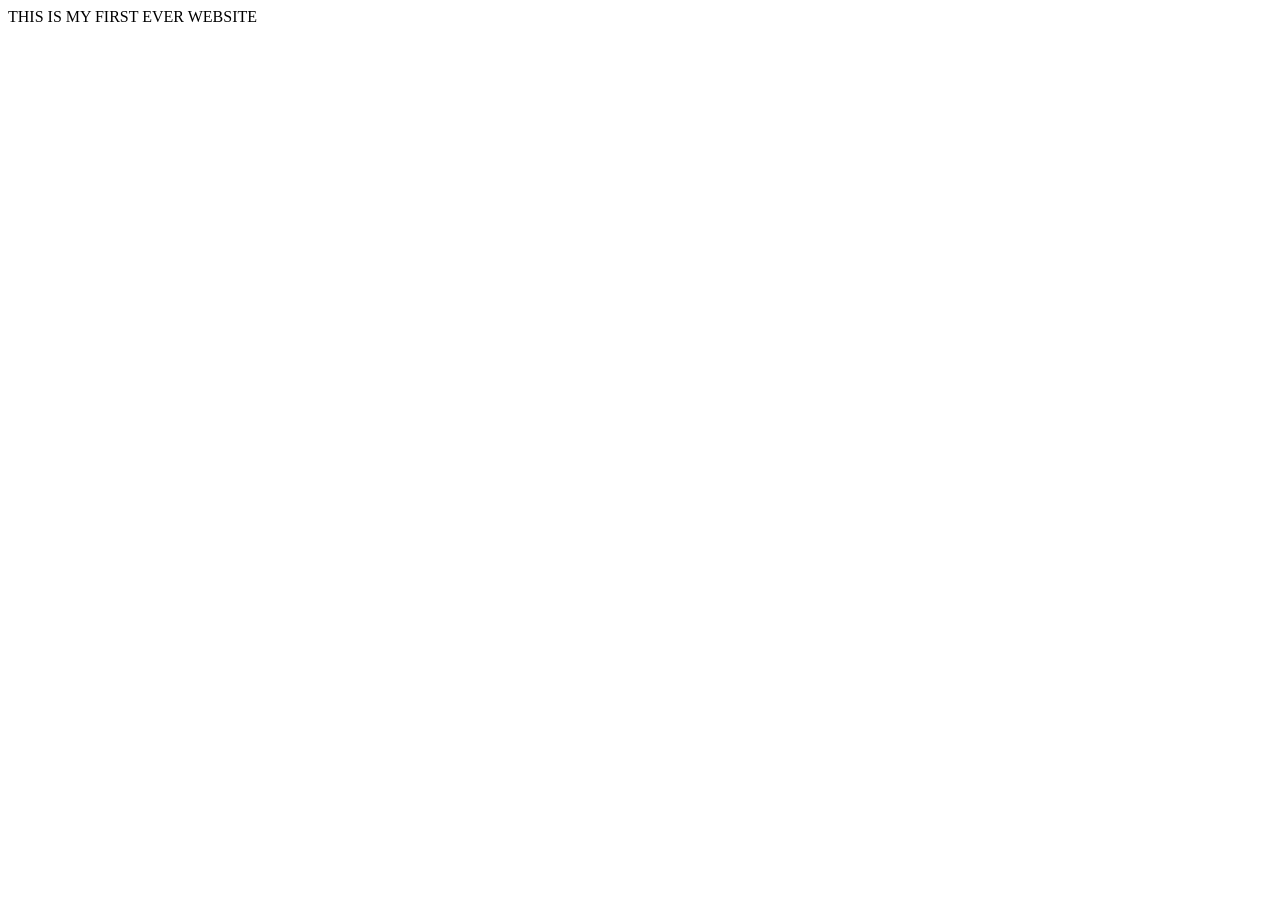
<file: index.html>
<!DOCTYPE html>
<html lang="en">
<head>
    <meta charset="UTF-8">
    <meta name="viewport" content="width=device-width, initial-scale=1.0">
    <title>Document</title>
</head>
<body>
    THIS IS MY FIRST EVER WEBSITE
</html>
</file>
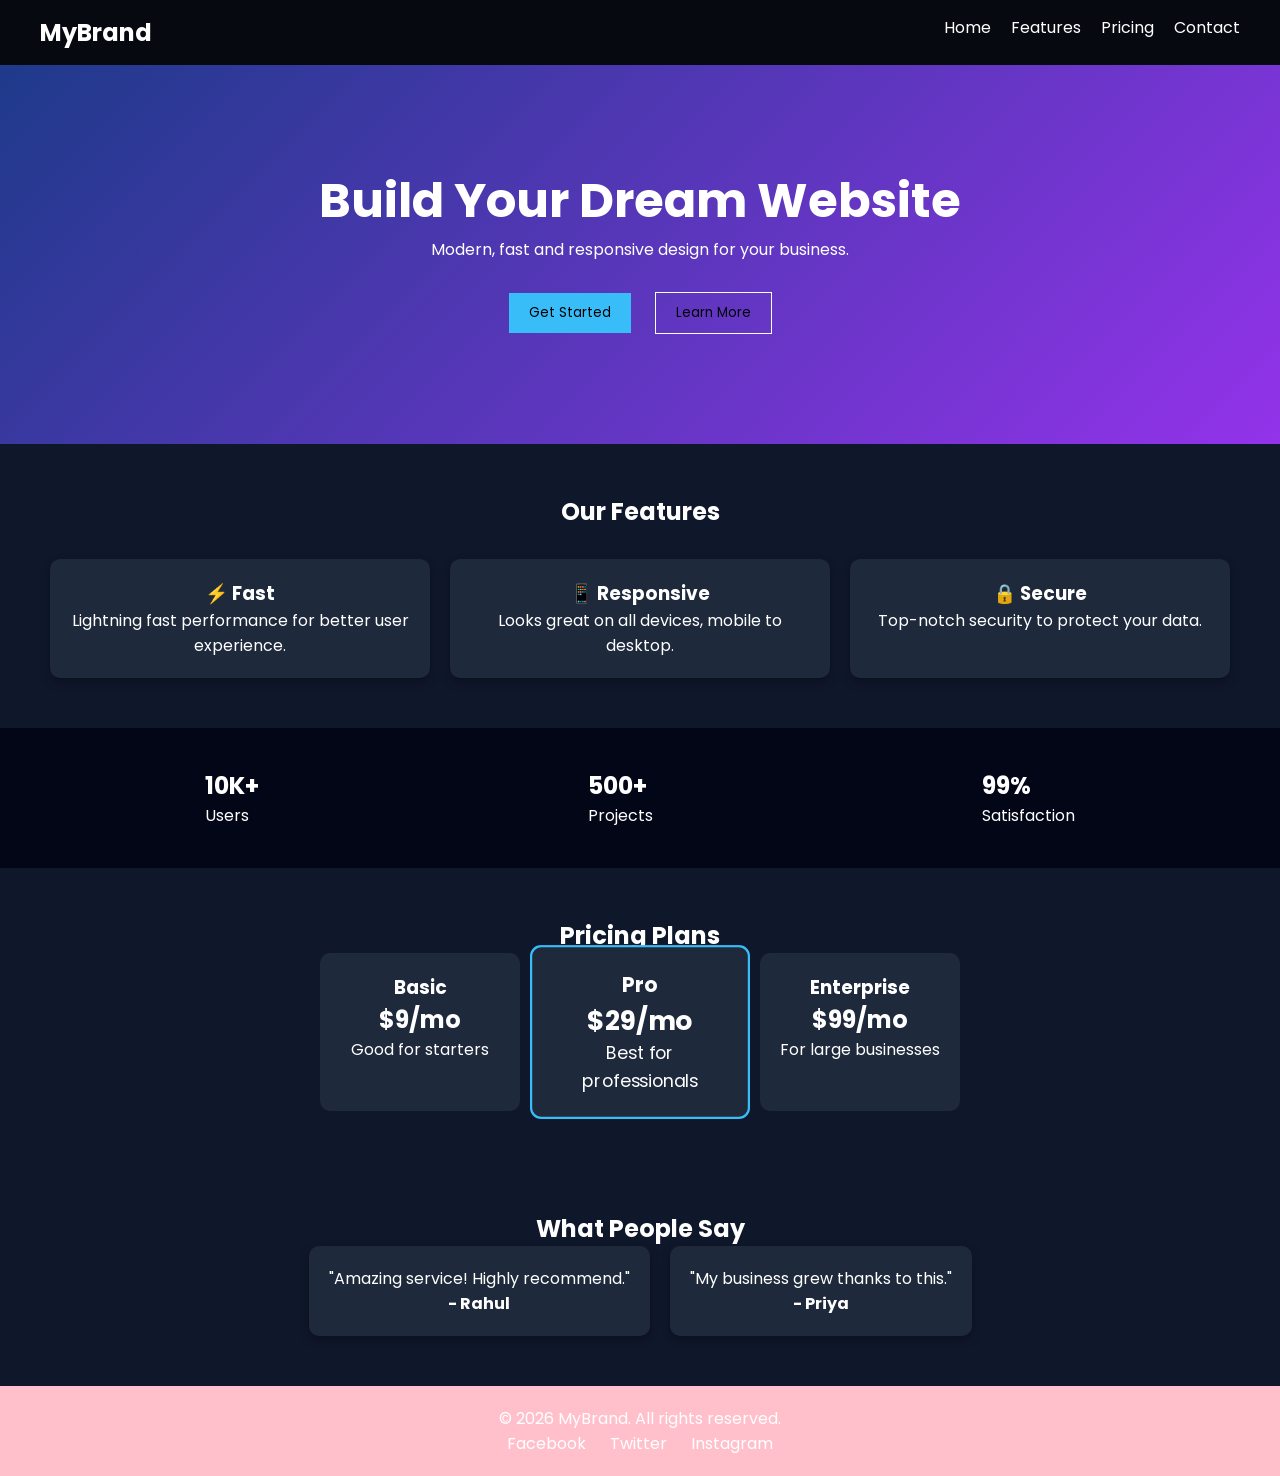
<file: landing page.html>
<!DOCTYPE html>
<html lang="en">
<head>
  <meta charset="UTF-8">
  <meta name="viewport" content="width=device-width, initial-scale=1.0">
  <title>Landing Page</title>

  
  <link href="https://fonts.googleapis.com/css2?family=Poppins&display=swap" rel="stylesheet">

  
  <link rel="stylesheet" href="landingpage.css">
</head>
<body>

  <nav class="navbar">
    <h2>MyBrand</h2>
    <ul class="nav-links">
      <li><a href="#">Home</a></li>
      <li><a href="#">Features</a></li>
      <li><a href="#">Pricing</a></li>
      <li><a href="#">Contact</a></li>
    </ul>
  </nav>

  
  <section class="hero">
    <h1>Build Your Dream Website</h1>
    <p>Modern, fast and responsive design for your business.</p>

    <div class="buttons">
      <button class="btn primary">Get Started</button>
      <button class="btn secondary">Learn More</button>
    </div>
  </section>

  
  <section class="features">
    <h2>Our Features</h2>

    <div class="feature-grid">
      <div class="card">
        <h3>⚡ Fast</h3>
        <p>Lightning fast performance for better user experience.</p>
      </div>

      <div class="card">
        <h3>📱 Responsive</h3>
        <p>Looks great on all devices, mobile to desktop.</p>
      </div>

      <div class="card">
        <h3>🔒 Secure</h3>
        <p>Top-notch security to protect your data.</p>
      </div>
    </div>
  </section>

  
  <section class="stats">
    <div>
      <h2>10K+</h2>
      <p>Users</p>
    </div>
    <div>
      <h2>500+</h2>
      <p>Projects</p>
    </div>
    <div>
      <h2>99%</h2>
      <p>Satisfaction</p>
    </div>
  </section>

  
  <section class="pricing">
    <h2>Pricing Plans</h2>

    <div class="pricing-grid">
      <div class="price-card">
        <h3>Basic</h3>
        <h2>$9/mo</h2>
        <p>Good for starters</p>
      </div>

      <div class="price-card highlight">
        <h3>Pro</h3>
        <h2>$29/mo</h2>
        <p>Best for professionals</p>
      </div>

      <div class="price-card">
        <h3>Enterprise</h3>
        <h2>$99/mo</h2>
        <p>For large businesses</p>
      </div>
    </div>
  </section>

  
  <section class="testimonials">
    <h2>What People Say</h2>

    <div class="testimonial-grid">
      <div class="card">
        <p>"Amazing service! Highly recommend."</p>
        <h4>- Rahul</h4>
      </div>

      <div class="card">
        <p>"My business grew thanks to this."</p>
        <h4>- Priya</h4>
      </div>
    </div>
  </section>

  
  <footer class="footer">
    <p>© 2026 MyBrand. All rights reserved.</p>

    <div class="socials">
      <a href="#">Facebook</a>
      <a href="#">Twitter</a>
      <a href="#">Instagram</a>
    </div>
  </footer>

</body>
</html>
</file>
<file: landingpage.css>
* {
  margin: 0;
  padding: 0;
  box-sizing: border-box;
  font-family: 'Poppins', sans-serif;
}


body {
  background: #0f172a;
  color: white;
}


.navbar {
  display: flex;
  justify-content: space-between;
  padding: 15px 40px;
  background: rgba(0,0,0,0.6);
  position: sticky;
  top: 0;
}

.nav-links {
  display: flex;
  list-style: none;
}

.nav-links li {
  margin-left: 20px;
}

.nav-links a {
  text-decoration: none;
  color: white;
  transition: 0.3s;
}

.nav-links a:hover {
  color: #38bdf8;
}

/* Hero */
.hero {
  text-align: center;
  padding: 100px 20px;
  background: linear-gradient(135deg, #1e3a8a, #9333ea);
}

.hero h1 {
  font-size: 3rem;
}

.buttons {
  margin-top: 20px;
}

.btn {
  padding: 10px 20px;
  margin: 10px;
  border: none;
  cursor: pointer;
  transition: 0.3s;
}

.primary {
  background: #38bdf8;
}

.secondary {
  background: transparent;
  border: 1px solid white;
}

.btn:hover {
  transform: scale(1.1);
}


.features {
  padding: 50px;
  text-align: center;
}

.feature-grid {
  display: grid;
  grid-template-columns: repeat(auto-fit, minmax(200px,1fr));
  gap: 20px;
  margin-top: 30px;
}

.card {
  background: #1e293b;
  padding: 20px;
  border-radius: 10px;
  transition: 0.3s;
  box-shadow: 0 4px 10px rgba(0,0,0,0.3);
}

.card:hover {
  transform: translateY(-10px);
}

/* Stats */
.stats {
  display: flex;
  justify-content: space-around;
  padding: 40px;
  background: #020617;
}


.pricing {
  text-align: center;
  padding: 50px;
}

.pricing-grid {
  display: flex;
  gap: 20px;
  justify-content: center;
  flex-wrap: wrap;
}

.price-card {
  padding: 20px;
  background: #1e293b;
  border-radius: 10px;
  width: 200px;
  transition: 0.3s;
}

.highlight {
  border: 2px solid #38bdf8;
  transform: scale(1.1);
}

.price-card:hover {
  transform: scale(1.1);
}


.testimonials {
  padding: 50px;
  text-align: center;
}

.testimonial-grid {
  display: flex;
  gap: 20px;
  justify-content: center;
  flex-wrap: wrap;
}


.footer {
  text-align: center;
  padding: 20px;
  background:pink;
}

.socials a {
  margin: 0 10px;
  color: white;
  text-decoration: none;
}


@media (max-width: 768px) {
  .navbar {
    flex-direction: column;
    align-items: center;
  }

  .stats {
    flex-direction: column;
    gap: 10px;
  }
}
</file>
